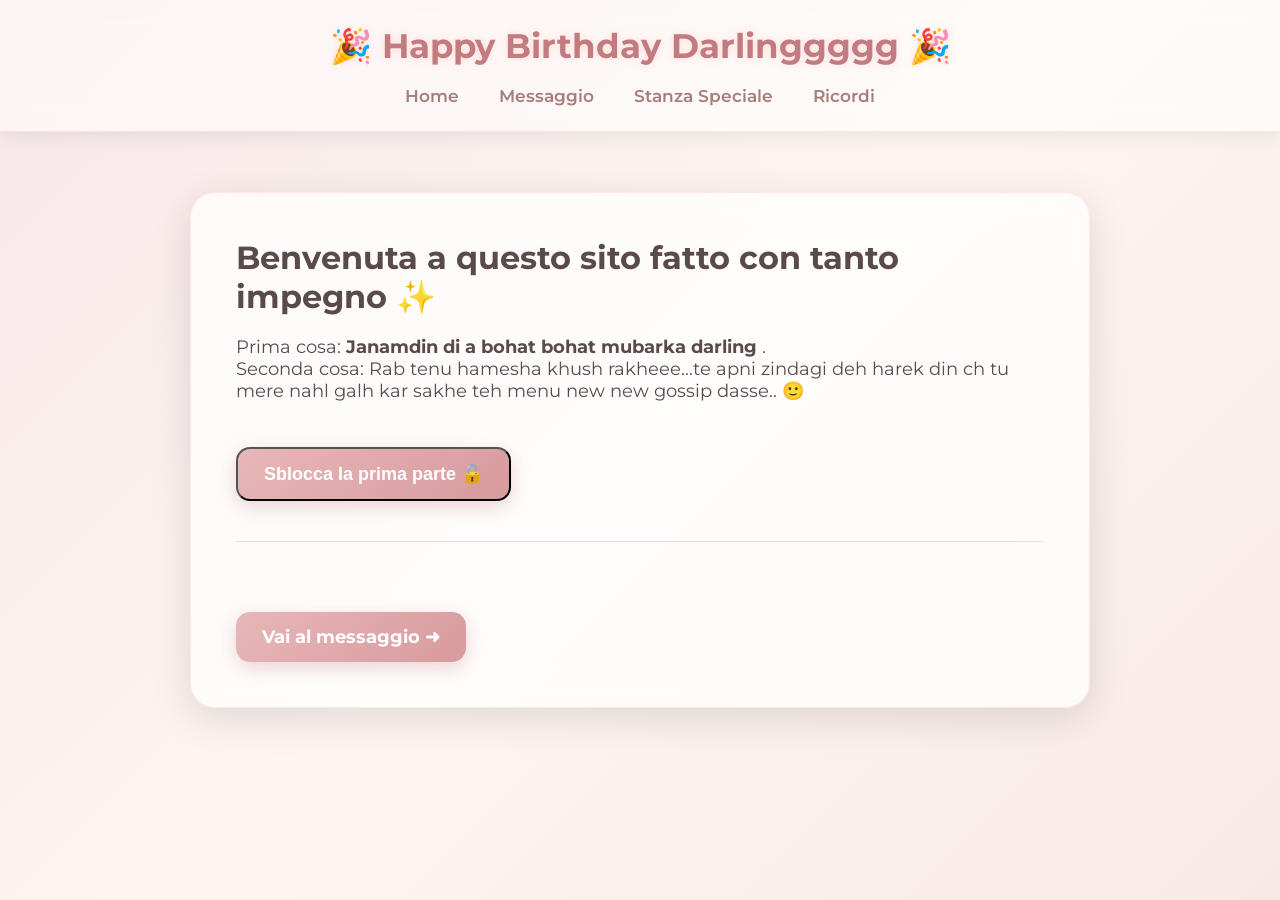
<file: index.html>
<html lang="it">
<head>
    <meta charset="UTF-8">
    <title>Compleanno</title>
    <link rel="stylesheet" href="Compleannostile.css">
</head>
<body>

<header>
    <h1>🎉 Happy Birthday Darlinggggg 🎉</h1>
	<br>
    <nav>
        <a href="index.html">Home</a>
        <a href="Compleannomsg.html">Messaggio</a>
        <a href="Compleannogallery.html">Stanza Speciale</a>
		<a href="Ricordi.html">Ricordi</a>

    </nav>
</header>

<div class="card">
    <h2 style="font-size:32px; margin-bottom:20px;"> Benvenuta a questo sito fatto con tanto impegno ✨</h2>

    <p style="font-size:18px; margin-bottom:20px;">
        Prima cosa: <strong>  Janamdin di a bohat bohat mubarka darling  </strong>. <br>   
        Seconda cosa: Rab tenu hamesha khush rakheee...te apni zindagi deh harek din ch tu mere nahl galh kar sakhe teh menu new new gossip dasse.. 🙂
    </p>

    <p id="i1" class="hidden fade"> Bestie level: unlocked forever 🔐</p>
    <p id="i2" class="hidden fade">Chill sei solo all'inizio c'è tanto altro che ti aspetta... </p>
    <p id="i3" class="hidden fade"> (PS: Non lo sto facendo pk mi hai mandato 20.000 reel del genere ) </p>
    <p id="i4" class="hidden fade"> (nooo 🙂)  😂😂 </p>

    <button class="button" onclick="nextIntro()">Sblocca la prima parte 🔓</button>

    <hr style="margin:40px 0; border:0; height:1px; background:rgba(200,150,150,0.3);">

    <a class="button" href="Compleannomsg.html" style="margin-top:30px;">Vai al messaggio ➜</a>
</div>

<script>
let step = 0;

function nextIntro() {
    step++;
    if (step === 1) reveal("i1");
    if (step === 2) reveal("i2");
    if (step === 3) reveal("i3");
    if (step === 4) {
        reveal("i4");
        createHearts();
    }
}

function reveal(id) {
    document.getElementById(id).classList.remove("hidden");
}

function createHearts() {
    for (let i = 0; i < 12; i++) {
        let h = document.createElement("div");
        h.className = "heart";
        h.textContent = "💕";
        h.style.left = Math.random() * 100 + "%";
        h.style.animationDuration = (2 + Math.random() * 3) + "s";
        document.body.appendChild(h);
        setTimeout(() => h.remove(), 5000);
    }
}
</script>

</body>
</html>
</file>
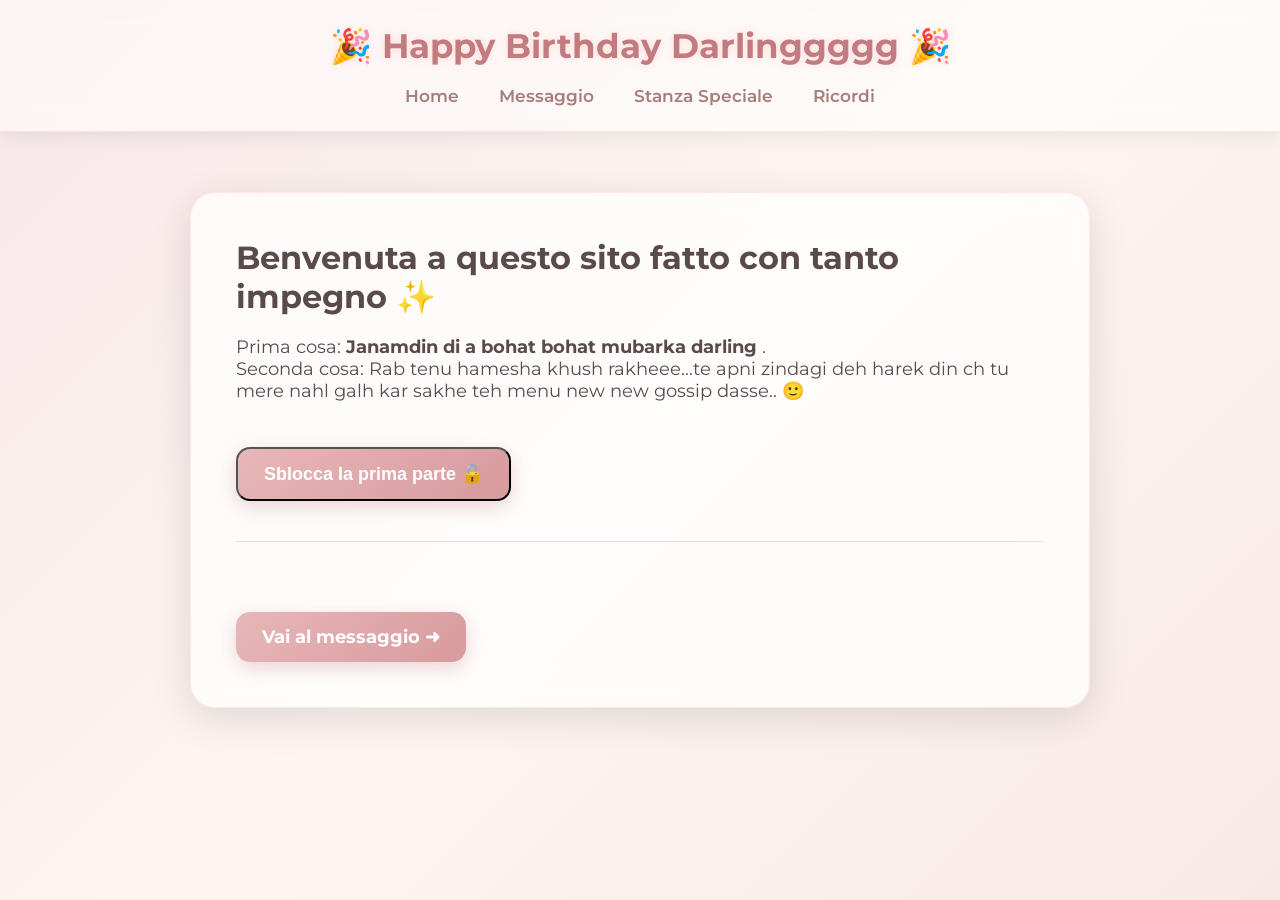
<file: Compleanno.html>
<html lang="it">
<head>
    <meta charset="UTF-8">
    <title>Compleanno</title>
    <link rel="stylesheet" href="Compleannostile.css">
</head>
<body>

<header>
    <h1>🎉 Happy Birthday Darlinggggg 🎉</h1>
	<br>
    <nav>
        <a href="Compleanno.html">Home</a>
        <a href="Compleannomsg.html">Messaggio</a>
        <a href="Compleannogallery.html">Stanza Speciale</a>
		<a href="Ricordi.html">Ricordi</a>

    </nav>
</header>

<div class="card">
    <h2 style="font-size:32px; margin-bottom:20px;"> Benvenuta a questo sito fatto con tanto impegno ✨</h2>

    <p style="font-size:18px; margin-bottom:20px;">
        Prima cosa: <strong>  Janamdin di a bohat bohat mubarka darling  </strong>. <br>   
        Seconda cosa: Rab tenu hamesha khush rakheee...te apni zindagi deh harek din ch tu mere nahl galh kar sakhe teh menu new new gossip dasse.. 🙂
    </p>

    <p id="i1" class="hidden fade"> Bestie level: unlocked forever 🔐</p>
    <p id="i2" class="hidden fade">Chill sei solo all'inizio c'è tanto altro che ti aspetta... </p>
    <p id="i3" class="hidden fade"> (PS: Non lo sto facendo pk mi hai mandato 20.000 reel del genere ) </p>
    <p id="i4" class="hidden fade"> (nooo 🙂)  😂😂 </p>

    <button class="button" onclick="nextIntro()">Sblocca la prima parte 🔓</button>

    <hr style="margin:40px 0; border:0; height:1px; background:rgba(200,150,150,0.3);">

    <a class="button" href="Compleannomsg.html" style="margin-top:30px;">Vai al messaggio ➜</a>
</div>

<script>
let step = 0;

function nextIntro() {
    step++;
    if (step === 1) reveal("i1");
    if (step === 2) reveal("i2");
    if (step === 3) reveal("i3");
    if (step === 4) {
        reveal("i4");
        createHearts();
    }
}

function reveal(id) {
    document.getElementById(id).classList.remove("hidden");
}

function createHearts() {
    for (let i = 0; i < 12; i++) {
        let h = document.createElement("div");
        h.className = "heart";
        h.textContent = "💕";
        h.style.left = Math.random() * 100 + "%";
        h.style.animationDuration = (2 + Math.random() * 3) + "s";
        document.body.appendChild(h);
        setTimeout(() => h.remove(), 5000);
    }
}
</script>

</body>
</html>
</file>
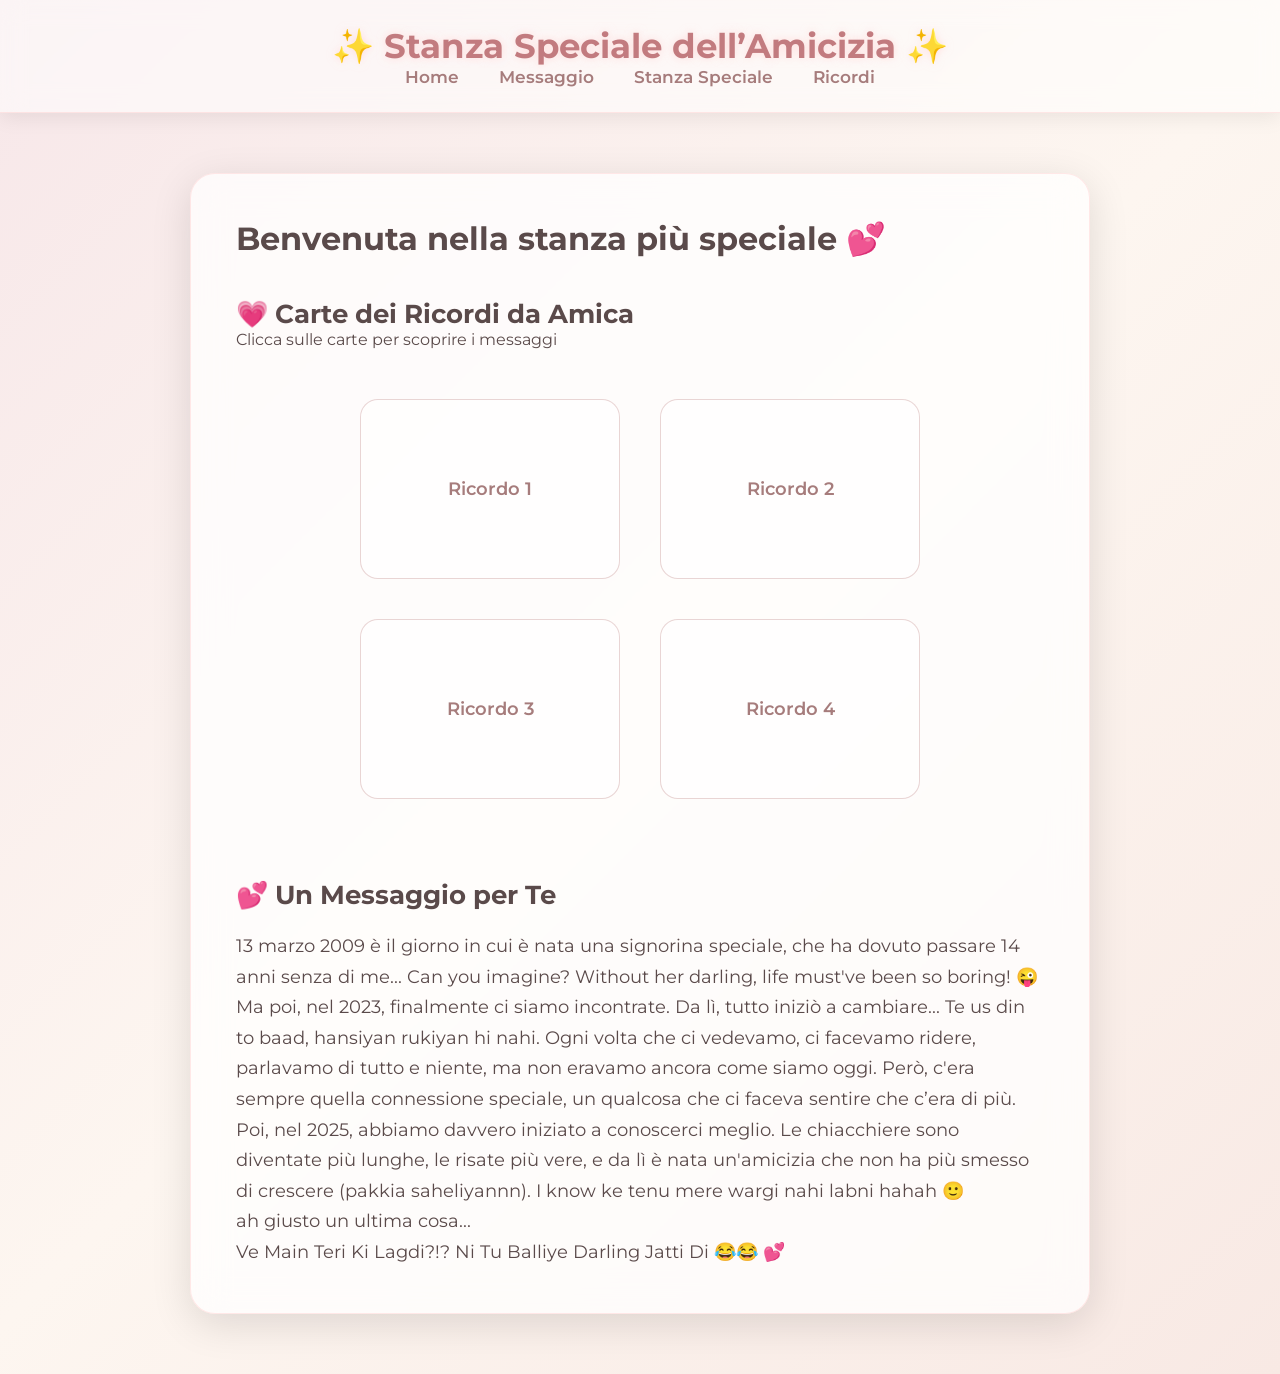
<file: Compleannogallery.html>
<html lang="it">
<head>
    <meta charset="UTF-8">
    <title>Stanza Speciale</title>
    <link rel="stylesheet" href="Compleannostile.css">
</head>
<body>

<header>
    <h1>✨ Stanza Speciale dell’Amicizia ✨</h1>
    <nav>
        <a href="index.html">Home</a>
        <a href="Compleannomsg.html">Messaggio</a>
        <a href="Compleannogallery.html">Stanza Speciale</a>
		<a href="Ricordi.html">Ricordi</a>

    </nav>
</header>

<div class="card">
    <h2 style="font-size:32px; margin-bottom:20px;">Benvenuta nella stanza più speciale 💕</h2>

    <!-- CARTE 3D -->
    <h3 style="font-size:26px; margin-top:40px;">💗 Carte dei Ricordi da Amica</h3>
    <p>Clicca sulle carte per scoprire i messaggi </p>

    <div style="display:flex; flex-wrap:wrap; justify-content:center; margin-top:30px;">

        <div class="flip-container">
            <div class="flip-card">
                <div class="flip-front">Ricordo 1</div>
                <div class="flip-back"> Noi che ridiamo e la gente che ci guarda male (Sopratutto sul bus...) 😂😂.</div>
            </div>
        </div>

        <div class="flip-container">
            <div class="flip-card">
                <div class="flip-front">Ricordo 2</div>
                <div class="flip-back">Le incredibili lettere che ci facciamo 💕🫶😂.</div>
            </div>
        </div>

        <div class="flip-container">
            <div class="flip-card">
                <div class="flip-front">Ricordo 3</div>
                <div class="flip-back"> Tutti che ci prendono per sorelle 🫶🫶 </div>
            </div>
        </div>

        <div class="flip-container">
            <div class="flip-card">
                <div class="flip-front">Ricordo 4</div>
                <div class="flip-back">Le volte in cui ci siamo diffese a vicenda, anche in assenza dell'altra, 🫶.</div>
            </div>
        </div>

    </div>

<h3 style="font-size:26px; margin-top:60px;">💕 Un Messaggio per Te</h3>

<p style="margin-top:20px; font-size:18px; line-height:1.7;">
    13 marzo 2009 è il giorno in cui è nata una signorina speciale, 
	che ha dovuto passare 14 anni senza di me... Can you imagine? 
	Without her darling, life must've been so boring! 😜 
	Ma poi, nel 2023, finalmente ci siamo incontrate. Da lì, tutto iniziò a cambiare...
	Te us din to baad, hansiyan rukiyan hi nahi. 
	Ogni volta che ci vedevamo, ci facevamo ridere, parlavamo di tutto e niente, 
	ma non eravamo ancora come siamo oggi. 
	Però, c'era sempre quella connessione speciale, un qualcosa che ci faceva sentire che c’era di più.
	Poi, nel 2025, abbiamo davvero iniziato a conoscerci meglio. 
	Le chiacchiere sono diventate più lunghe, le risate più vere, e da lì è nata un'amicizia che non ha più smesso di crescere (pakkia saheliyannn). 
	I know ke tenu mere wargi nahi labni hahah 🙂  <br>  ah giusto un ultima cosa...  <br> 
	Ve Main Teri Ki Lagdi?!?
	Ni Tu Balliye Darling Jatti Di 😂😂 💕
</p>
</file>
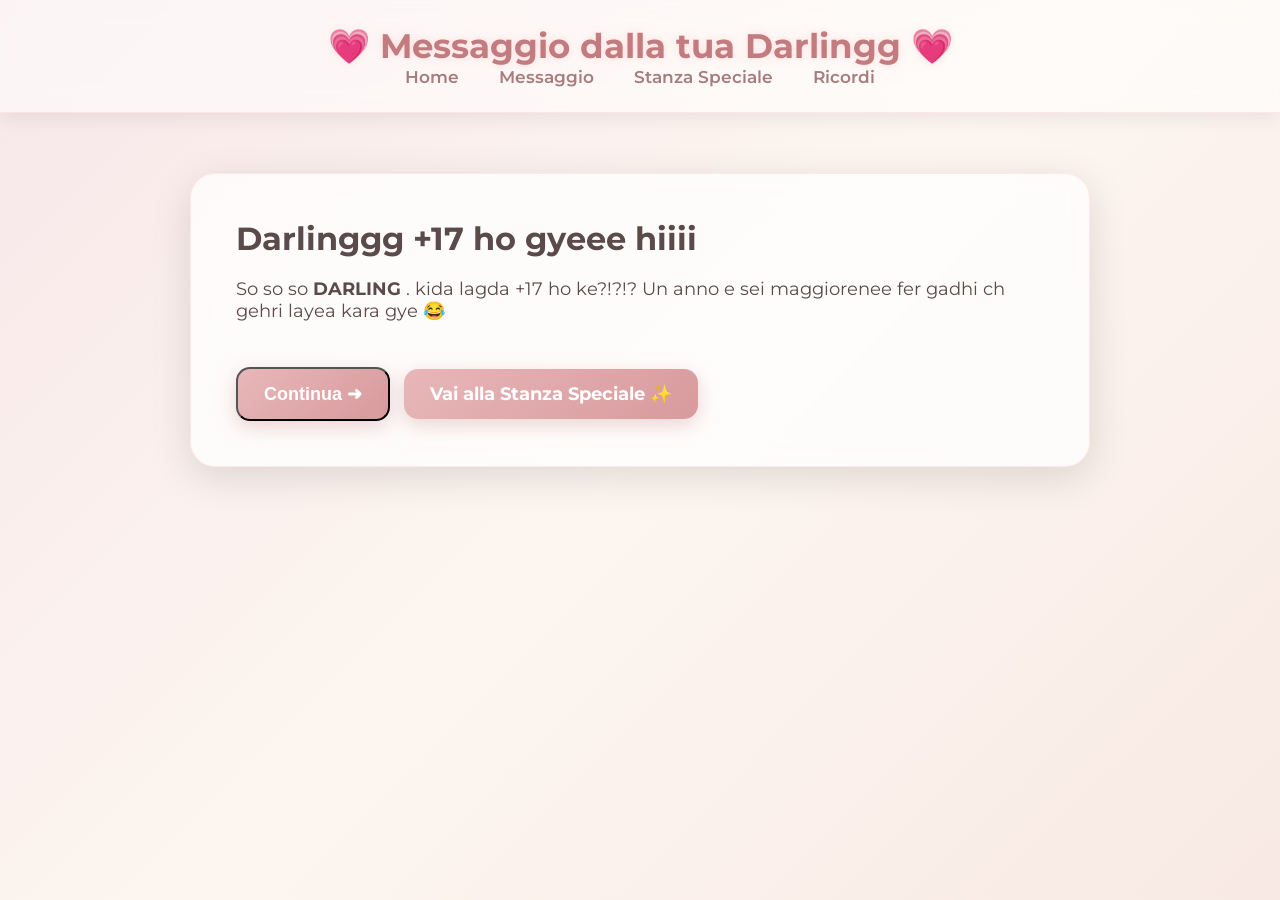
<file: Compleannomsg.html>
<html lang="it">
<head>
    <meta charset="UTF-8">
    <title>Messaggio Speciale</title>
    <link rel="stylesheet" href="Compleannostile.css">
</head>
<body>

<header>
    <h1>💗 Messaggio dalla tua Darlingg 💗</h1>
    <nav>
        <a href="index.html">Home</a>
        <a href="Compleannomsg.html">Messaggio</a>
        <a href="Compleannogallery.html">Stanza Speciale</a>
		<a href="Ricordi.html">Ricordi</a>

    </nav>
</header>

<div class="card">
    <h2 style="font-size:32px; margin-bottom:20px;">  Darlinggg +17 ho gyeee hiiii </h2>

    <p style="font-size:18px; margin-bottom:20px;">
        So so so  <strong> DARLING </strong>.  
       kida lagda +17 ho ke?!?!? Un anno e sei maggiorenee fer gadhi ch gehri layea kara gye 😂
    </p>

    <p id="m1" class="hidden fade">Ti prometto che.. </p>
    <p id="m2" class="hidden fade"> Hun tohmain tenu tang nahi karungi…  </p>
    <p id="m3" class="hidden fade"> pr sirf ajj..kal ton phir shuru 😂. </p>
    <p id="m4" class="hidden fade"> Apparte gli scherzi.. grazie bro per questa amicizia </p>
    <p id="m5" class="hidden fade"> È bella molto bella.. e grazieee per essere sempre con me e per difendermi anche quando io non ci sono... bohat bohat shukriyaaa janemannn   </p>
    <p id="m6" class="hidden fade"> 🫶🫶</p>

    <p id="m7" class="hidden fade" style="font-size:22px; font-weight:700; text-shadow:0 0 12px #d89a9d;">
        Quindi buon compleanno bestiee .  
        Ora vai nella Stanza Speciale..molto speciale.
    </p>

    <button class="button" onclick="nextMsg()">Continua ➜</button>

    <a class="button" href="Compleannogallery.html" style="margin-left:10px;">Vai alla Stanza Speciale ✨</a>
</div>

<script>
let s = 0;

function nextMsg() {
    s++;
    if (s === 1) reveal("m1");
    if (s === 2) reveal("m2");
    if (s === 3) reveal("m3");
    if (s === 4) reveal("m4");
    if (s === 5) reveal("m5");
    if (s === 6) reveal("m6");
    if (s === 7) {
        reveal("m7");
        createHearts();
    }
}

function reveal(id) {
    document.getElementById(id).classList.remove("hidden");
}

function createHearts() {
    for (let i = 0; i < 15; i++) {
        let h = document.createElement("div");
        h.className = "heart";
        h.textContent = "💕";
        h.style.left = Math.random() * 100 + "%";
        h.style.animationDuration = (2 + Math.random() * 3) + "s";
        document.body.appendChild(h);
        setTimeout(() => h.remove(), 5000);
    }
}
</script>

</body>
</html>
</file>
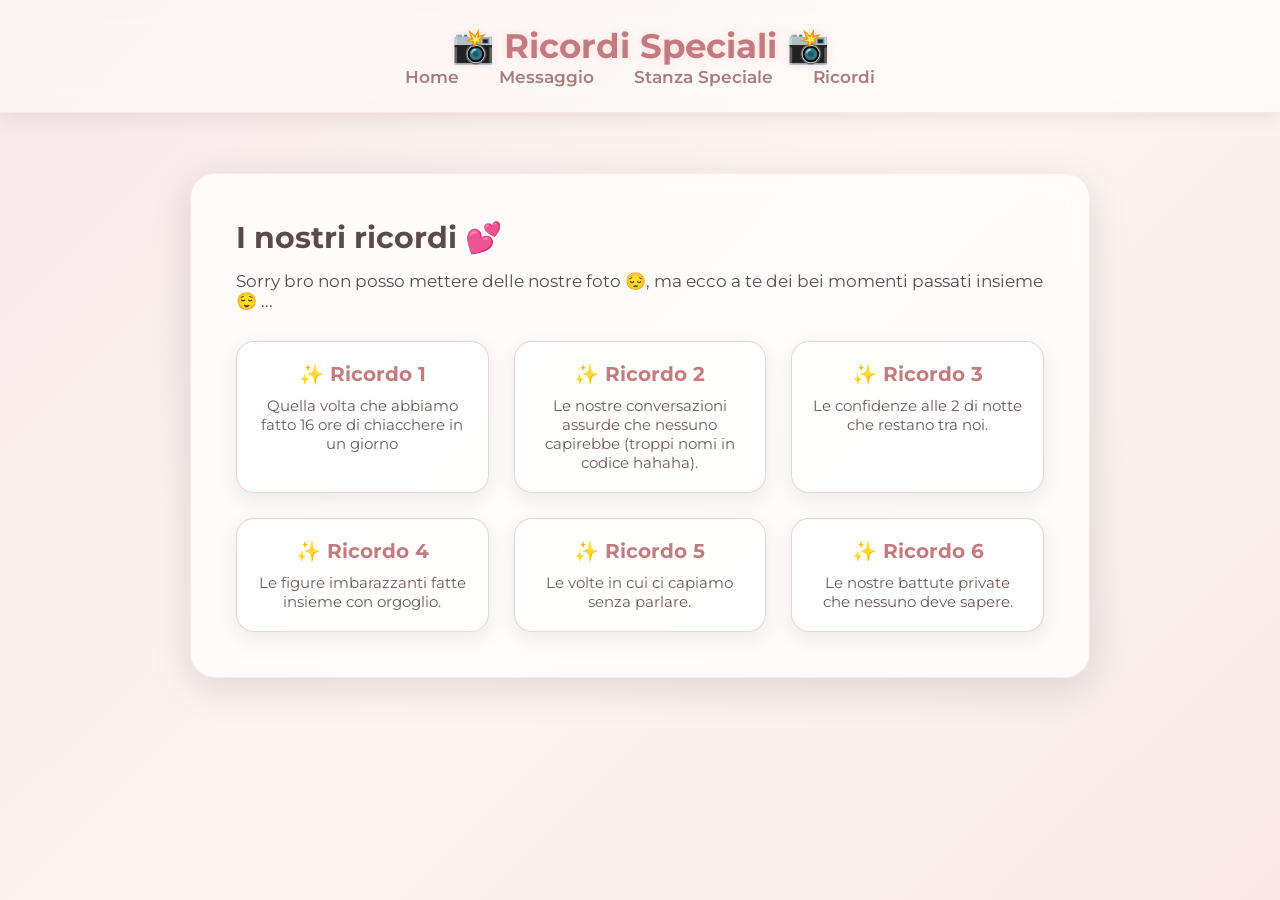
<file: Ricordi.html>
<html lang="it">
<head>
    <meta charset="UTF-8">
    <title>Ricordi</title>
    <link rel="stylesheet" href="Compleannostile.css">
    <style>
        .memory-grid {
            display: grid;
            grid-template-columns: repeat(auto-fit, minmax(220px, 1fr));
            gap: 25px;
            margin-top: 30px;
        }

        .memory-card {
            background: rgba(255,255,255,0.7);
            border-radius: 18px;
            padding: 20px;
            text-align: center;
            border: 1px solid rgba(200,150,150,0.4);
            box-shadow: 0 6px 20px rgba(0,0,0,0.08);
            transition: 0.3s;
            cursor: pointer;
        }

        .memory-card:hover {
            transform: translateY(-6px);
            box-shadow: 0 12px 30px rgba(200,150,150,0.4);
            background: rgba(255,255,255,0.85);
        }

        .memory-title {
            font-size: 20px;
            font-weight: 700;
            color: #c27b7f;
            margin-bottom: 10px;
        }

        .memory-text {
            font-size: 15px;
            color: #6d5a5a;
        }
    </style>
</head>
<body>

<header>
    <h1>📸 Ricordi Speciali 📸</h1>
    <nav>
        <a href="index.html">Home</a>
        <a href="Compleannomsg.html">Messaggio</a>
        <a href="Compleannogallery.html">Stanza Speciale</a>
		<a href="Ricordi.html">Ricordi</a>

    </nav>
</header>

<div class="card">
    <h2 style="font-size:30px; margin-bottom:15px;">I nostri ricordi 💕</h2>
    <p style="font-size:17px;">
        Sorry bro non posso mettere delle nostre foto 😔, ma ecco a te dei bei momenti passati insieme 😌 ...
    </p>

    <div class="memory-grid">

        <div class="memory-card" onclick="spawnHearts()">
            <div class="memory-title">✨ Ricordo 1</div>
            <div class="memory-text">Quella volta che abbiamo fatto 16 ore di chiacchere in un giorno </div>
        </div>

        <div class="memory-card" onclick="spawnHearts()">
            <div class="memory-title">✨ Ricordo 2</div>
            <div class="memory-text">Le nostre conversazioni assurde che nessuno capirebbe (troppi nomi in codice hahaha).</div>
        </div>

        <div class="memory-card" onclick="spawnHearts()">
            <div class="memory-title">✨ Ricordo 3</div>
            <div class="memory-text">Le confidenze alle 2 di notte che restano tra noi.</div>
        </div>

        <div class="memory-card" onclick="spawnHearts()">
            <div class="memory-title">✨ Ricordo 4</div>
            <div class="memory-text">Le figure imbarazzanti fatte insieme con orgoglio.</div>
        </div>

        <div class="memory-card" onclick="spawnHearts()">
            <div class="memory-title">✨ Ricordo 5</div>
            <div class="memory-text">Le volte in cui ci capiamo senza parlare.</div>
        </div>

        <div class="memory-card" onclick="spawnHearts()">
            <div class="memory-title">✨ Ricordo 6</div>
            <div class="memory-text">Le nostre battute private che nessuno deve sapere.</div>
        </div>

    </div>
</div>

<script>
function spawnHearts() {
    for (let i = 0; i < 8; i++) {
        let h = document.createElement("div");
        h.className = "heart";
        h.textContent = "💕";
        h.style.left = Math.random() * 100 + "%";
        h.style.animationDuration = (2 + Math.random() * 2) + "s";
        document.body.appendChild(h);
        setTimeout(() => h.remove(), 5000);
    }
}
</script>

</body>
</html>
</file>
<file: Compleannostile.css>
@import url('https://fonts.googleapis.com/css2?family=Montserrat:wght@300;400;600;700&display=swap');

* {
    margin: 0;
    padding: 0;
    box-sizing: border-box;
}

body {
    font-family: "Montserrat", sans-serif;
    background: linear-gradient(135deg, #f7e7e9, #fdf6f0, #f8e9e4);
    color: #5a4a4a;
    overflow-x: hidden;
}

/* HEADER */
header {
    text-align: center;
    padding: 25px;
    background: rgba(255,255,255,0.55);
    backdrop-filter: blur(12px);
    border-bottom: 1px solid rgba(255,200,200,0.4);
    box-shadow: 0 4px 20px rgba(0,0,0,0.08);
}

header h1 {
    font-size: 34px;
    font-weight: 700;
    color: #c27b7f;
    text-shadow: 0 0 8px rgba(255,200,200,0.6);
}

/* NAV */
nav a {
    margin: 0 18px;
    text-decoration: none;
    color: #a67c7c;
    font-weight: 600;
    font-size: 17px;
    transition: 0.3s;
}

nav a:hover {
    color: #c27b7f;
    text-shadow: 0 0 10px rgba(194,123,127,0.5);
}

/* CARD */
.card {
    max-width: 900px;
    margin: 60px auto;
    padding: 45px;
    background: rgba(255,255,255,0.75);
    border-radius: 25px;
    backdrop-filter: blur(18px);
    box-shadow: 0 10px 40px rgba(0,0,0,0.12);
    border: 1px solid rgba(255,200,200,0.4);
    animation: fadeIn 1s ease;
}

/* ANIMAZIONI */
@keyframes fadeIn {
    from { opacity: 0; transform: translateY(20px); }
    to { opacity: 1; transform: translateY(0); }
}

/* BUTTON */
.button {
    display: inline-block;
    margin-top: 25px;
    padding: 14px 26px;
    background: linear-gradient(135deg, #e8b7b9, #d89a9d);
    color: #fff;
    border-radius: 14px;
    text-decoration: none;
    font-weight: 700;
    font-size: 18px;
    transition: 0.25s;
    box-shadow: 0 6px 20px rgba(200,150,150,0.4);
}

.button:hover {
    transform: translateY(-4px) scale(1.05);
    box-shadow: 0 12px 30px rgba(200,150,150,0.6);
}

/* HIDDEN */
.hidden { display: none; }

/* CUORI EMOJI 💕 */
.heart {
    position: fixed;
    bottom: -20px;
    font-size: 32px;
    animation: floatUp linear forwards;
    opacity: 0.9;
    pointer-events: none;
}

@keyframes floatUp {
    0% { transform: translateY(0) scale(1); opacity: 1; }
    50% { transform: translateY(-60vh) scale(1.2); opacity: 0.8; }
    100% { transform: translateY(-120vh) scale(0.9); opacity: 0; }
}

/* FLIP CARDS */
.flip-container {
    perspective: 1200px;
}

.flip-card {
    width: 260px;
    height: 180px;
    margin: 20px;
    position: relative;
    transform-style: preserve-3d;
    transition: transform 0.8s;
    cursor: pointer;
}

.flip-card:hover {
    transform: rotateY(180deg);
}

.flip-front, .flip-back {
    position: absolute;
    width: 100%;
    height: 100%;
    border-radius: 18px;
    backface-visibility: hidden;
    display: flex;
    align-items: center;
    justify-content: center;
    padding: 20px;
    font-size: 18px;
    font-weight: 600;
    text-align: center;
}

.flip-front {
    background: rgba(255,255,255,0.6);
    border: 1px solid rgba(200,150,150,0.4);
    color: #a67c7c;
}

.flip-back {
    background: rgba(216,154,157,0.25);
    border: 1px solid rgba(216,154,157,0.5);
    transform: rotateY(180deg);
    color: #5a4a4a;
}
</file>
